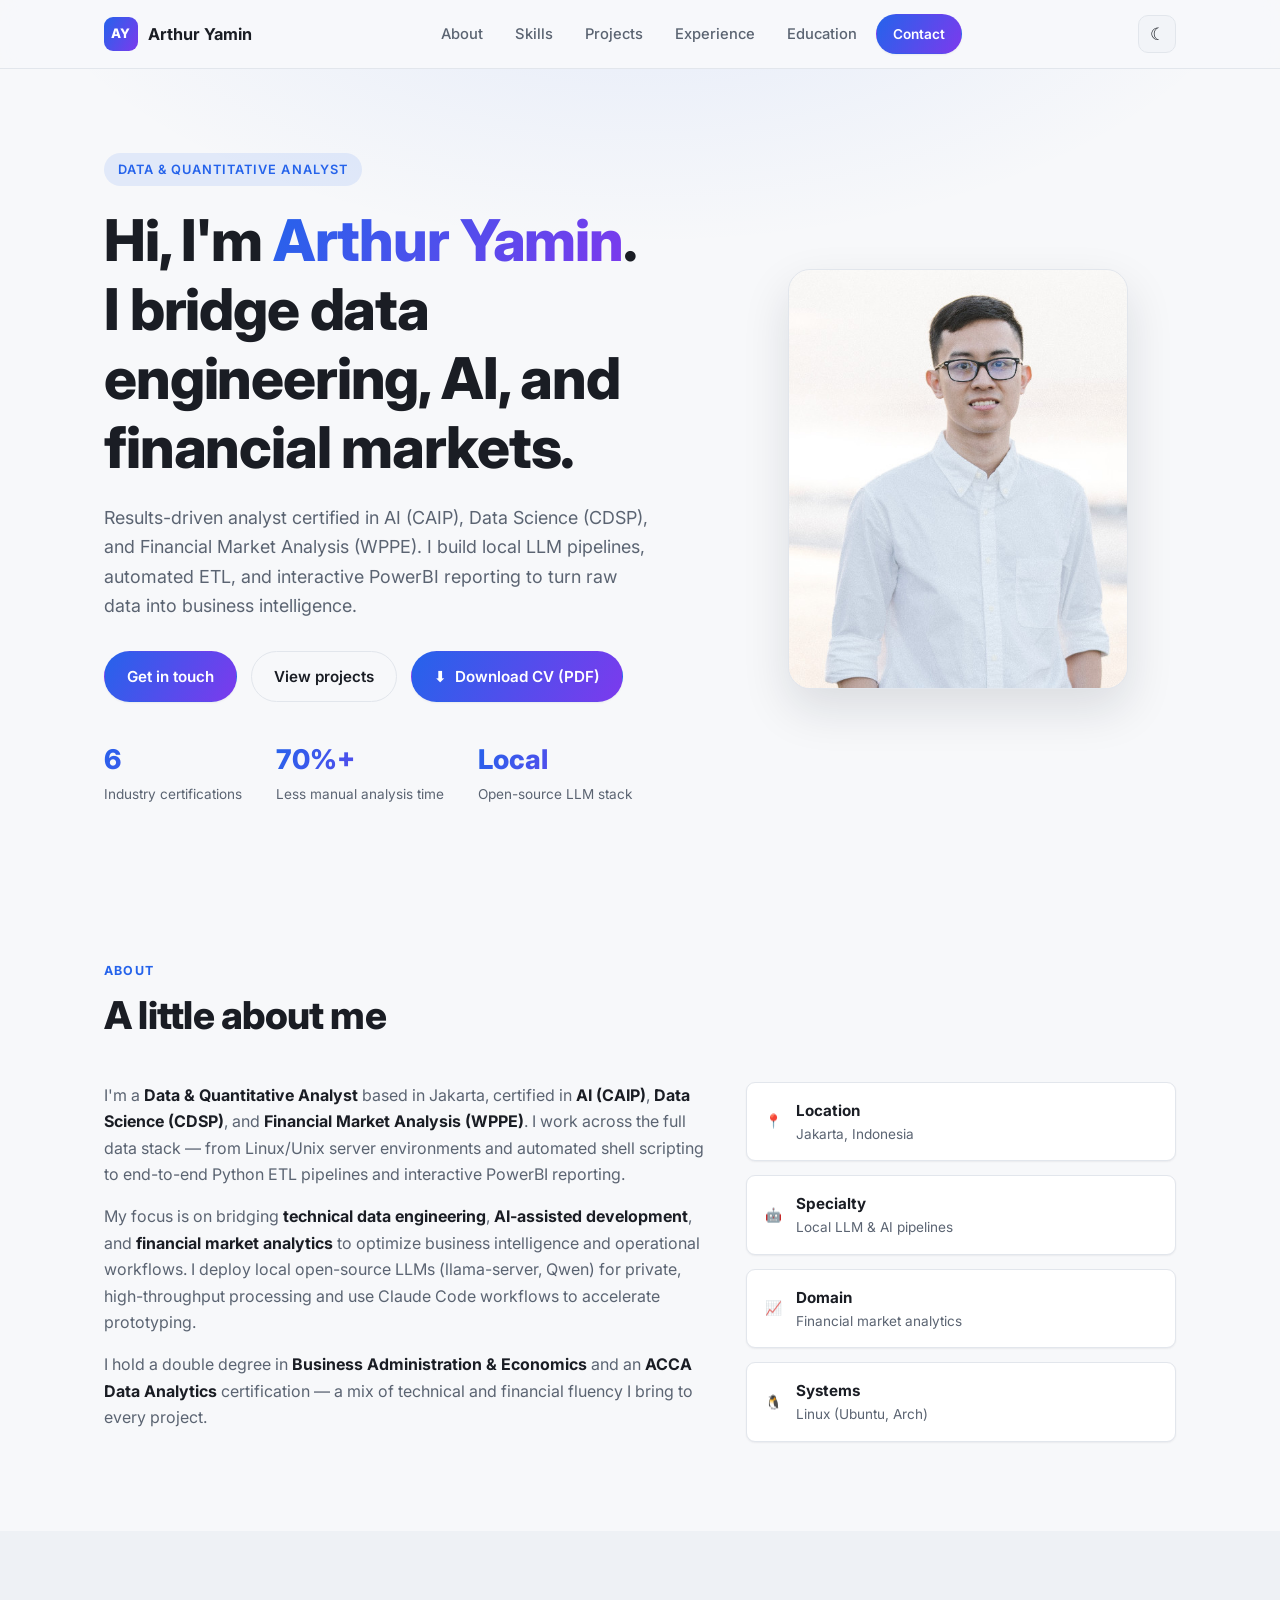
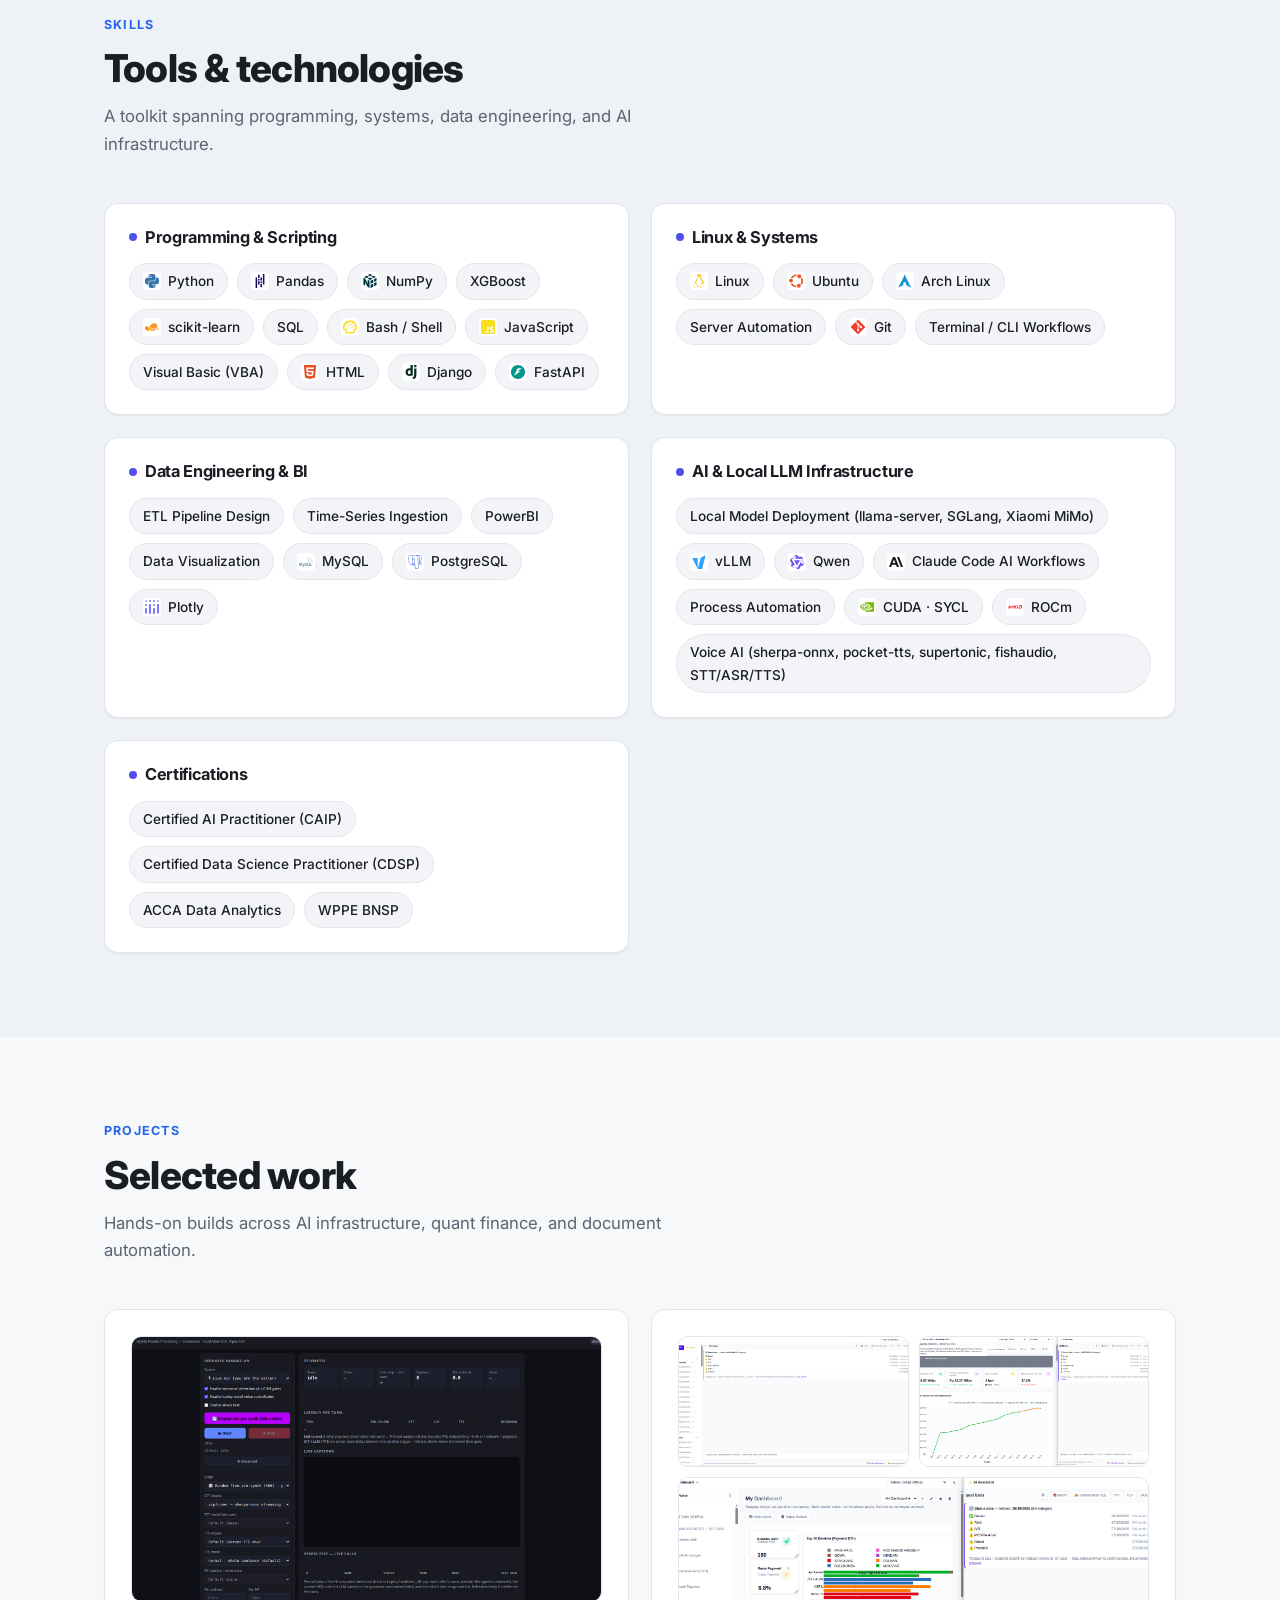
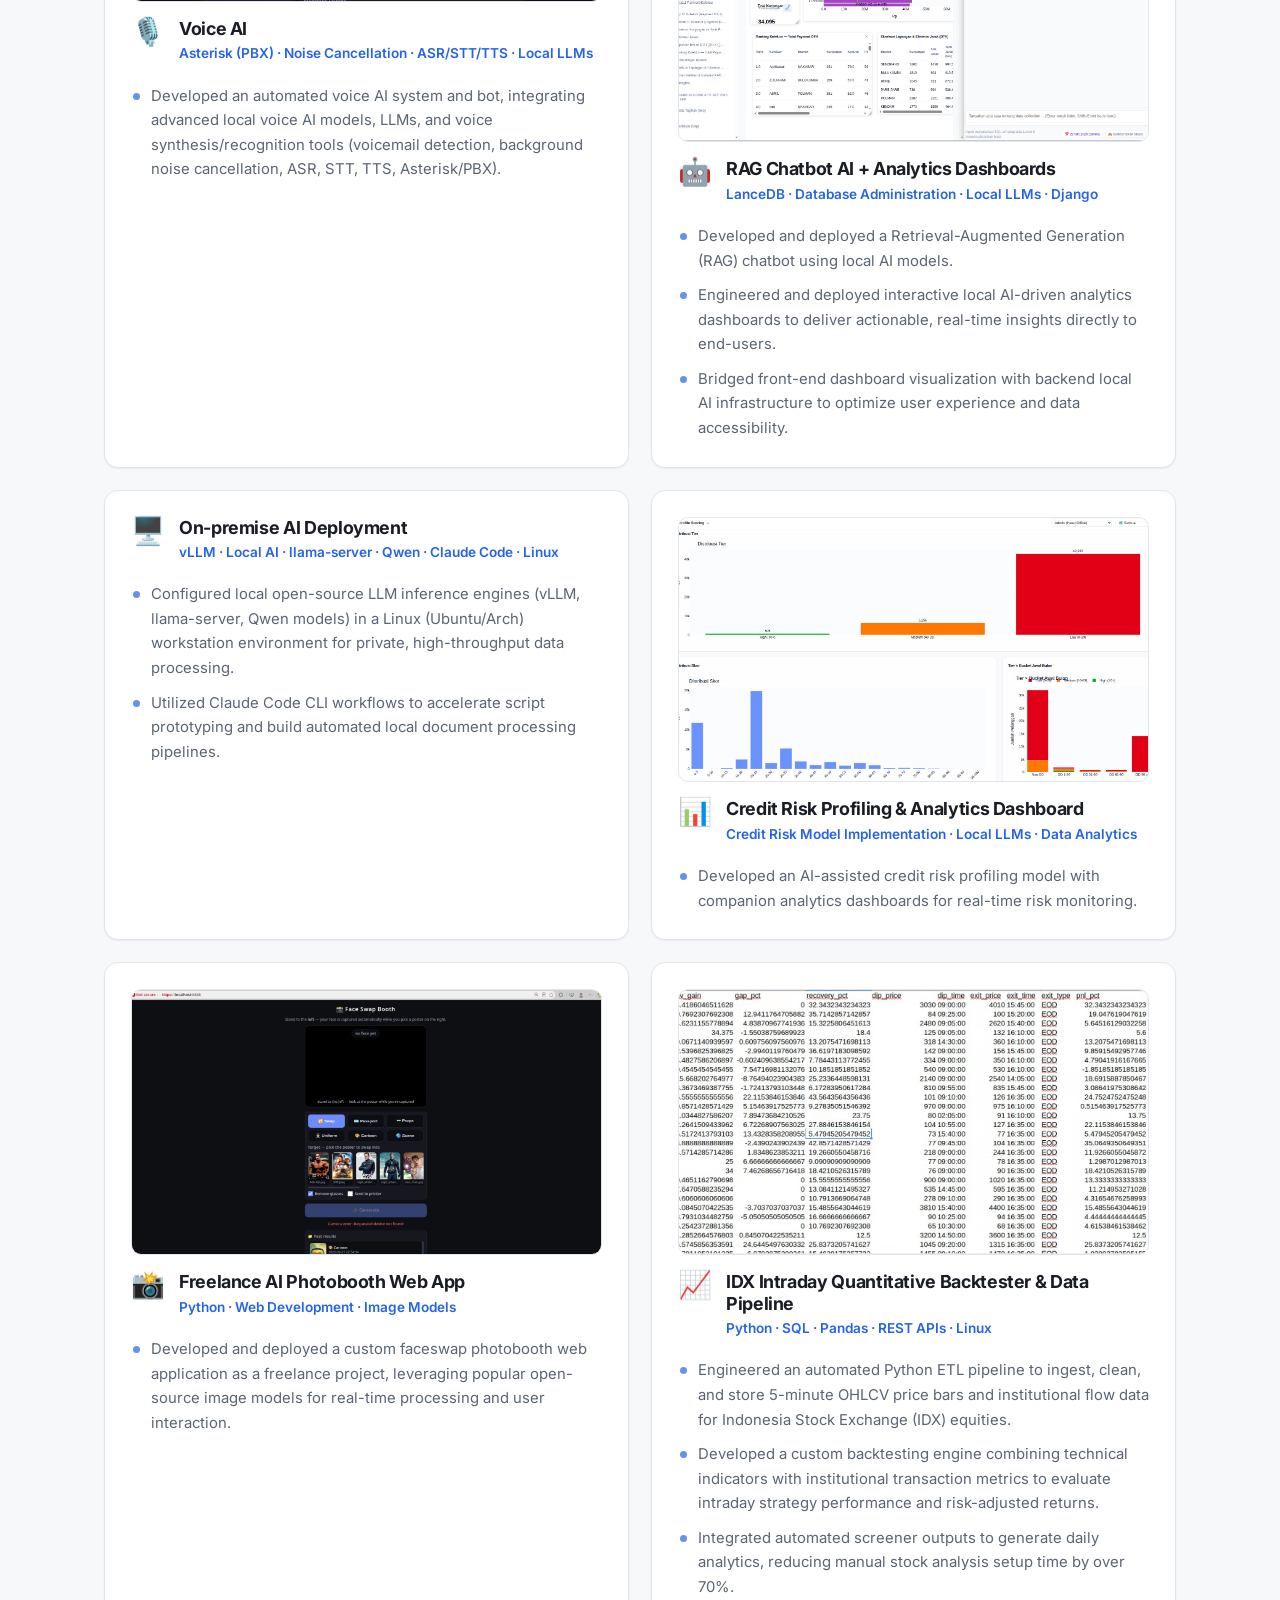
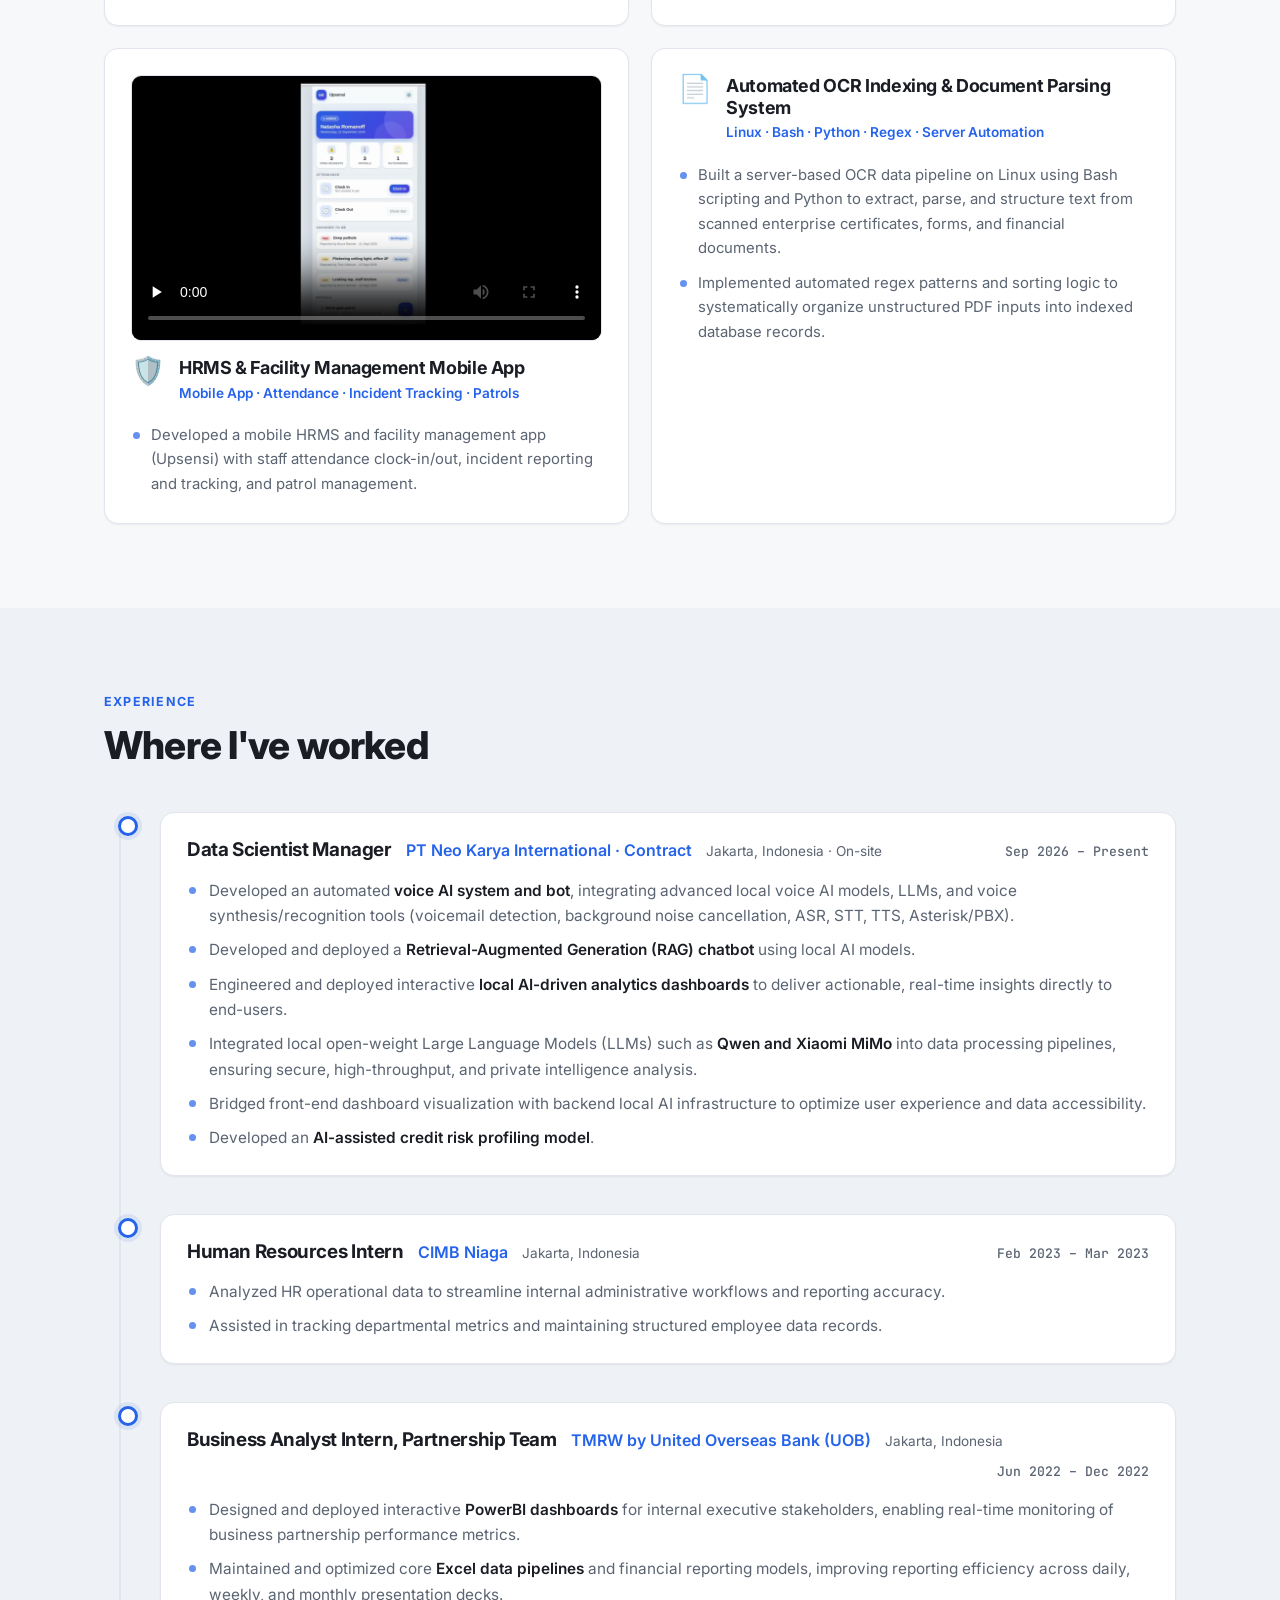
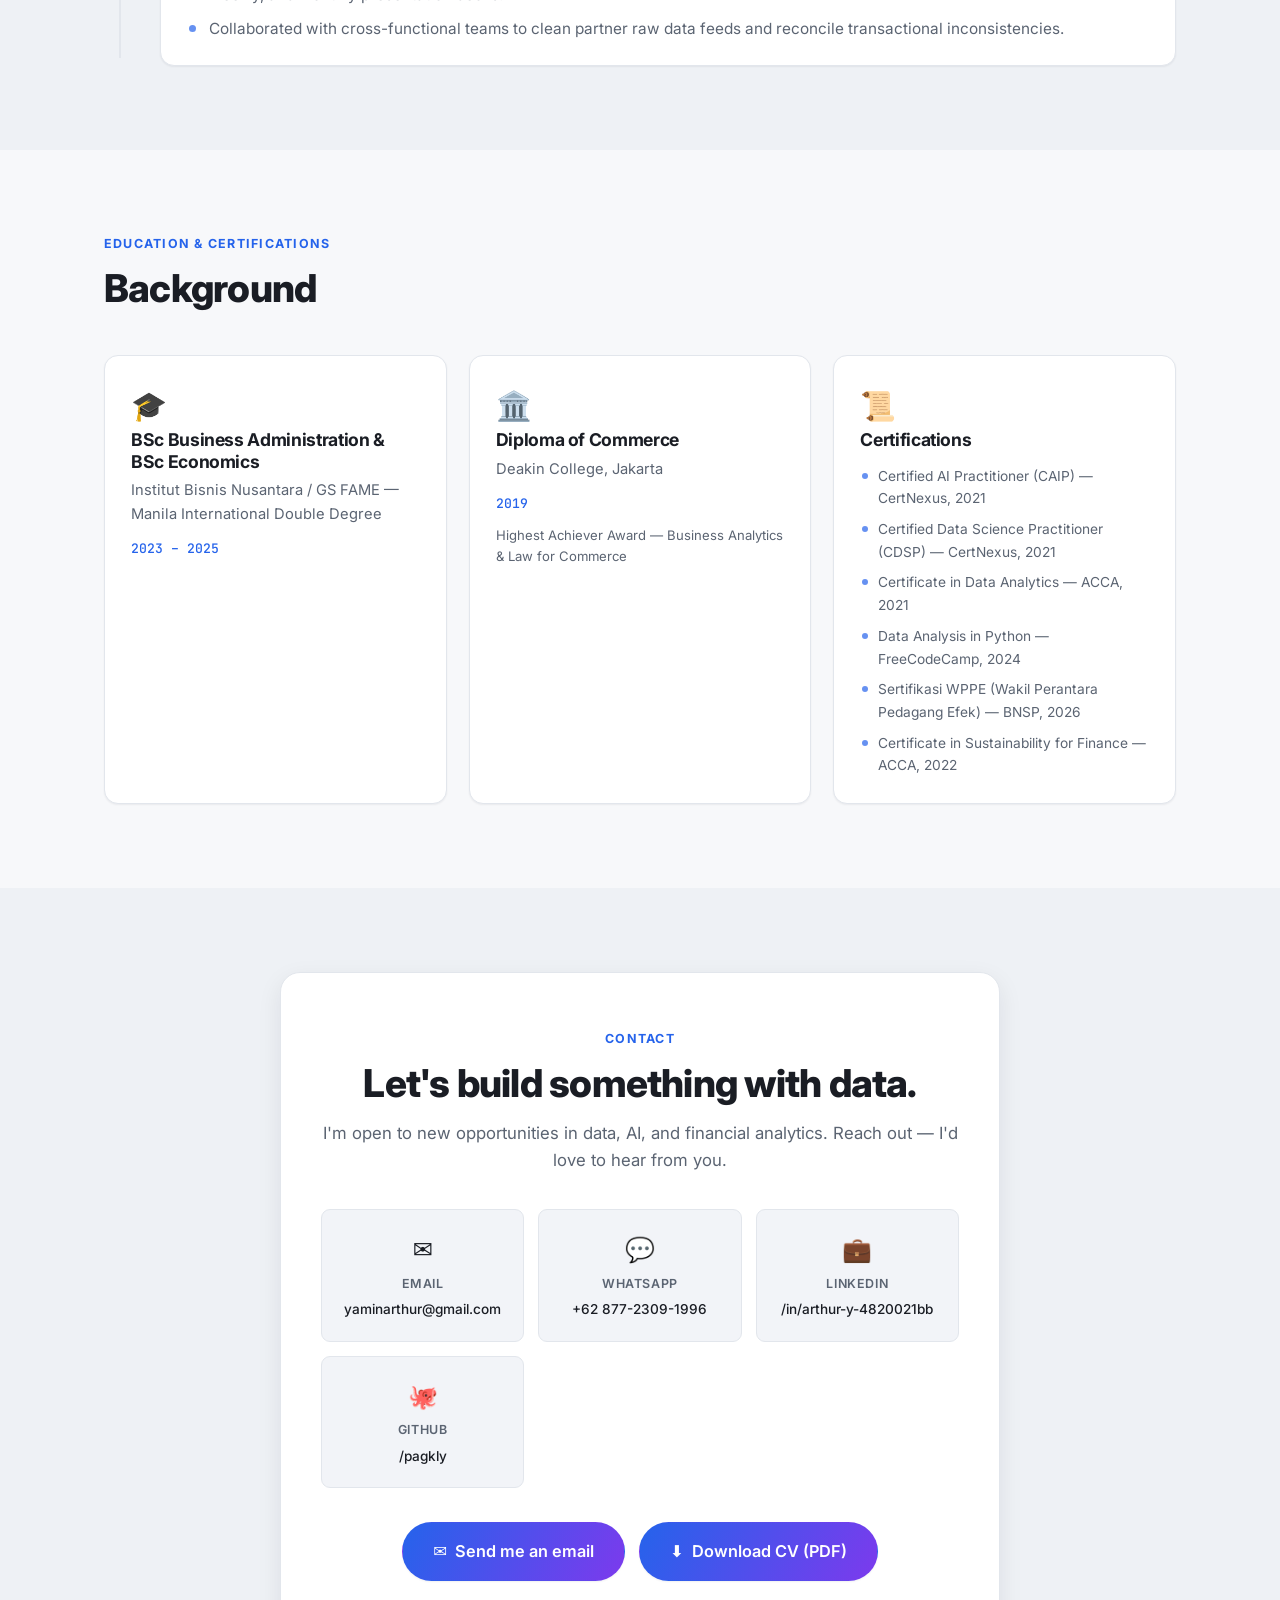
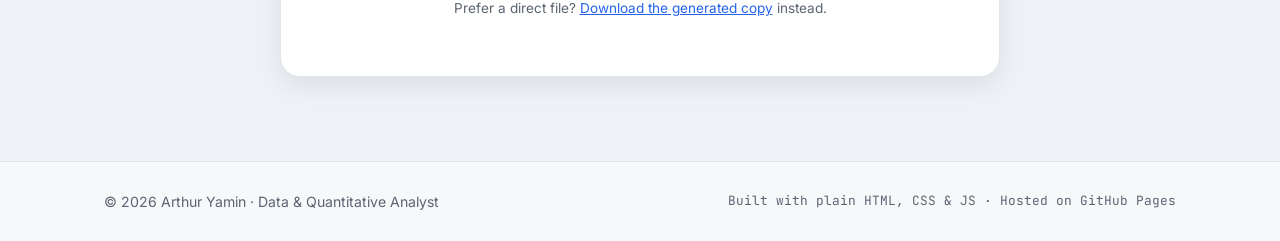
<file: index.html>
<!DOCTYPE html>
<html lang="en">
<head>
  <meta charset="UTF-8" />
  <meta name="viewport" content="width=device-width, initial-scale=1.0" />
  <title>Arthur Yamin — Data &amp; Quantitative Analyst</title>
  <meta name="description" content="Portfolio of Arthur Yamin — Data & Quantitative Analyst. AI/LLM pipelines, financial market analytics, and end-to-end Python ETL in Jakarta, Indonesia." />
  <link rel="preconnect" href="https://fonts.googleapis.com" />
  <link rel="preconnect" href="https://fonts.gstatic.com" crossorigin />
  <link href="https://fonts.googleapis.com/css2?family=Inter:wght@400;500;600;700;800&family=JetBrains+Mono:wght@400;500&display=swap" rel="stylesheet" />
  <link rel="stylesheet" href="css/style.css" />
  <link rel="icon" href="data:image/svg+xml,<svg xmlns='http://www.w3.org/2000/svg' viewBox='0 0 100 100'><text y='.9em' font-size='90'>📊</text></svg>" />
</head>
<body>
  <!-- ============ NAV ============ -->
  <header class="nav" id="top">
    <div class="container nav__inner">
      <a href="#top" class="nav__logo">
        <span class="nav__logo-mark">AY</span>
        <span class="nav__logo-text">Arthur&nbsp;Yamin</span>
      </a>

      <nav class="nav__links" id="navLinks" aria-label="Primary">
        <a href="#about">About</a>
        <a href="#skills">Skills</a>
        <a href="#projects">Projects</a>
        <a href="#experience">Experience</a>
        <a href="#education">Education</a>
        <a href="#contact" class="btn btn--sm btn--primary nav__cta">Contact</a>
      </nav>

      <div class="nav__actions">
        <button class="theme-toggle" id="themeToggle" aria-label="Toggle color theme" title="Toggle theme">
          <span class="theme-toggle__icon" aria-hidden="true">☾</span>
        </button>
        <button class="nav__burger" id="navBurger" aria-label="Open menu" aria-expanded="false" aria-controls="navLinks">
          <span></span><span></span><span></span>
        </button>
      </div>
    </div>
  </header>

  <main>
    <!-- ============ HERO ============ -->
    <section class="hero">
      <div class="container hero__inner">
        <div class="hero__content reveal">
          <p class="hero__eyebrow">Data &amp; Quantitative Analyst</p>
          <h1 class="hero__title">
            Hi, I'm <span class="grad">Arthur Yamin</span>.<br />
            I bridge data engineering, AI, and financial markets.
          </h1>
          <p class="hero__sub">
            Results-driven analyst certified in AI (CAIP), Data Science (CDSP), and Financial
            Market Analysis (WPPE). I build local LLM pipelines, automated ETL, and interactive
            PowerBI reporting to turn raw data into business intelligence.
          </p>

          <div class="hero__cta">
            <a href="#contact" class="btn btn--primary">Get in touch</a>
            <a href="#projects" class="btn btn--ghost">View projects</a>
            <a href="https://docs.google.com/document/d/1Efr1nr32dMFKlPnwMxLf3B7iDU6TPEiP6d2acKMz-24/export?format=pdf" target="_blank" rel="noopener" class="btn btn--primary" title="Download the CV as a PDF (Google Drive)">
              <span aria-hidden="true">⬇</span> Download CV (PDF)
            </a>
          </div>

          <ul class="hero__stats" aria-label="Quick facts">
            <li><strong>6</strong><span>Industry certifications</span></li>
            <li><strong>70%+</strong><span>Less manual analysis time</span></li>
            <li><strong>Local</strong><span>Open-source LLM stack</span></li>
          </ul>
        </div>

        <div class="hero__media reveal">
          <div class="hero__photo-wrap">
            <img class="hero__photo" src="assets/profile.jpg" alt="Portrait of Arthur Yamin" width="502" height="620" />
          </div>
        </div>
      </div>
    </section>

    <!-- ============ ABOUT ============ -->
    <section class="section" id="about">
      <div class="container">
        <div class="section__head reveal">
          <p class="section__eyebrow">About</p>
          <h2 class="section__title">A little about me</h2>
        </div>

        <div class="about">
          <div class="about__text reveal">
            <p>
              I'm a <strong>Data &amp; Quantitative Analyst</strong> based in Jakarta, certified in
              <strong>AI (CAIP)</strong>, <strong>Data Science (CDSP)</strong>, and
              <strong>Financial Market Analysis (WPPE)</strong>. I work across the full data stack —
              from Linux/Unix server environments and automated shell scripting to end-to-end
              Python ETL pipelines and interactive PowerBI reporting.
            </p>
            <p>
              My focus is on bridging <strong>technical data engineering</strong>,
              <strong>AI-assisted development</strong>, and <strong>financial market analytics</strong>
              to optimize business intelligence and operational workflows. I deploy local
              open-source LLMs (llama-server, Qwen) for private, high-throughput processing and use
              Claude Code workflows to accelerate prototyping.
            </p>
            <p>
              I hold a double degree in <strong>Business Administration &amp; Economics</strong> and
              an <strong>ACCA Data Analytics</strong> certification — a mix of technical and
              financial fluency I bring to every project.
            </p>
          </div>

          <aside class="about__facts reveal" aria-label="Key facts">
            <div class="fact">
              <span class="fact__icon" aria-hidden="true">📍</span>
              <div><strong>Location</strong><span>Jakarta, Indonesia</span></div>
            </div>
            <div class="fact">
              <span class="fact__icon" aria-hidden="true">🤖</span>
              <div><strong>Specialty</strong><span>Local LLM &amp; AI pipelines</span></div>
            </div>
            <div class="fact">
              <span class="fact__icon" aria-hidden="true">📈</span>
              <div><strong>Domain</strong><span>Financial market analytics</span></div>
            </div>
            <div class="fact">
              <span class="fact__icon" aria-hidden="true">🐧</span>
              <div><strong>Systems</strong><span>Linux (Ubuntu, Arch)</span></div>
            </div>
          </aside>
        </div>
      </div>
    </section>

    <!-- ============ SKILLS ============ -->
    <section class="section section--alt" id="skills">
      <div class="container">
        <div class="section__head reveal">
          <p class="section__eyebrow">Skills</p>
          <h2 class="section__title">Tools &amp; technologies</h2>
          <p class="section__lead">A toolkit spanning programming, systems, data engineering, and AI infrastructure.</p>
        </div>

        <div class="skills">
          <div class="skill-group reveal">
            <h3 class="skill-group__title">Programming &amp; Scripting</h3>
            <ul class="tags">
              <li><img src="assets/logos/python.svg" alt="" />Python</li>
              <li><img src="assets/logos/pandas.svg" alt="" />Pandas</li>
              <li><img src="assets/logos/numpy.svg" alt="" />NumPy</li>
              <li>XGBoost</li>
              <li><img src="assets/logos/scikitlearn.svg" alt="" />scikit-learn</li>
              <li>SQL</li>
              <li><img src="assets/logos/shell.svg" alt="" />Bash / Shell</li>
              <li><img src="assets/logos/javascript.svg" alt="" />JavaScript</li>
              <li>Visual Basic (VBA)</li>
              <li><img src="assets/logos/html5.svg" alt="" />HTML</li>
              <li><img src="assets/logos/django.svg" alt="" />Django</li>
              <li><img src="assets/logos/fastapi.svg" alt="" />FastAPI</li>
            </ul>
          </div>

          <div class="skill-group reveal">
            <h3 class="skill-group__title">Linux &amp; Systems</h3>
            <ul class="tags">
              <li><img src="assets/logos/linux.svg" alt="" />Linux</li>
              <li><img src="assets/logos/ubuntu.svg" alt="" />Ubuntu</li>
              <li><img src="assets/logos/archlinux.svg" alt="" />Arch Linux</li>
              <li>Server Automation</li>
              <li><img src="assets/logos/git.svg" alt="" />Git</li>
              <li>Terminal / CLI Workflows</li>
            </ul>
          </div>

          <div class="skill-group reveal">
            <h3 class="skill-group__title">Data Engineering &amp; BI</h3>
            <ul class="tags">
              <li>ETL Pipeline Design</li>
              <li>Time-Series Ingestion</li>
              <li>PowerBI</li>
              <li>Data Visualization</li>
              <li><img src="assets/logos/mysql.svg" alt="" />MySQL</li>
              <li><img src="assets/logos/postgresql.svg" alt="" />PostgreSQL</li>
              <li><img src="assets/logos/plotly.svg" alt="" />Plotly</li>
            </ul>
          </div>

          <div class="skill-group reveal">
            <h3 class="skill-group__title">AI &amp; Local LLM Infrastructure</h3>
            <ul class="tags">
              <li>Local Model Deployment (llama-server, SGLang, Xiaomi MiMo)</li>
              <li><img src="assets/logos/vllm.svg" alt="" />vLLM</li>
              <li><img src="assets/logos/qwen.svg" alt="" />Qwen</li>
              <li><img src="assets/logos/anthropic.svg" alt="" />Claude Code AI Workflows</li>
              <li>Process Automation</li>
              <li><img src="assets/logos/nvidia.svg" alt="" />CUDA · SYCL</li>
              <li><img src="assets/logos/amd.svg" alt="" />ROCm</li>
              <li>Voice AI (sherpa-onnx, pocket-tts, supertonic, fishaudio, STT/ASR/TTS)</li>
            </ul>
          </div>

          <div class="skill-group reveal">
            <h3 class="skill-group__title">Certifications</h3>
            <ul class="tags">
              <li>Certified AI Practitioner (CAIP)</li><li>Certified Data Science Practitioner (CDSP)</li>
              <li>ACCA Data Analytics</li><li>WPPE BNSP</li>
            </ul>
          </div>
        </div>
      </div>
    </section>

    <!-- ============ PROJECTS ============ -->
    <section class="section" id="projects">
      <div class="container">
        <div class="section__head reveal">
          <p class="section__eyebrow">Projects</p>
          <h2 class="section__title">Selected work</h2>
          <p class="section__lead">Hands-on builds across AI infrastructure, quant finance, and document automation.</p>
        </div>

        <div class="projects">
          <article class="project-card reveal">
            <div class="project-card__shots project-card__shots--single">
              <a class="shot" href="assets/screenshots/voice.jpg">
                <img src="assets/screenshots/voice.jpg" alt="Voice AI call simulator — scenario controls, per-turn latency telemetry, and live captions" loading="lazy" />
              </a>
            </div>
            <div class="project-card__top">
              <span class="project-card__icon" aria-hidden="true">🎙️</span>
              <div>
                <h3 class="project-card__title">Voice AI</h3>
                <span class="project-card__org">Asterisk (PBX) · Noise Cancellation · ASR/STT/TTS · Local LLMs</span>
              </div>
            </div>
            <ul class="project-card__points">
              <li>Developed an automated voice AI system and bot, integrating advanced local voice AI models, LLMs, and voice synthesis/recognition tools (voicemail detection, background noise cancellation, ASR, STT, TTS, Asterisk/PBX).</li>
            </ul>
          </article>

          <article class="project-card reveal">
            <div class="project-card__shots">
              <a class="shot" href="assets/screenshots/chat.jpg">
                <img src="assets/screenshots/chat.jpg" alt="RAG chatbot — natural-language data queries with session history and data status panel" loading="lazy" />
              </a>
              <a class="shot" href="assets/screenshots/dashboard.jpg">
                <img src="assets/screenshots/dashboard.jpg" alt="AI-driven projection dashboard with KPI cards, charts, and embedded AI assistant" loading="lazy" />
              </a>
              <a class="shot shot--wide" href="assets/screenshots/dashboard_custom.jpg">
                <img src="assets/screenshots/dashboard_custom.jpg" alt="Drag-and-drop custom dashboard builder with KPI widgets and live tables" loading="lazy" />
              </a>
            </div>
            <div class="project-card__top">
              <span class="project-card__icon" aria-hidden="true">🤖</span>
              <div>
                <h3 class="project-card__title">RAG Chatbot AI + Analytics Dashboards</h3>
                <span class="project-card__org">LanceDB · Database Administration · Local LLMs · Django</span>
              </div>
            </div>
            <ul class="project-card__points">
              <li>Developed and deployed a Retrieval-Augmented Generation (RAG) chatbot using local AI models.</li>
              <li>Engineered and deployed interactive local AI-driven analytics dashboards to deliver actionable, real-time insights directly to end-users.</li>
              <li>Bridged front-end dashboard visualization with backend local AI infrastructure to optimize user experience and data accessibility.</li>
            </ul>
          </article>

          <article class="project-card reveal">
            <div class="project-card__top">
              <span class="project-card__icon" aria-hidden="true">🖥️</span>
              <div>
                <h3 class="project-card__title">On-premise AI Deployment</h3>
                <span class="project-card__org">vLLM · Local AI · llama-server · Qwen · Claude Code · Linux</span>
              </div>
            </div>
            <ul class="project-card__points">
              <li>Configured local open-source LLM inference engines (vLLM, llama-server, Qwen models) in a Linux (Ubuntu/Arch) workstation environment for private, high-throughput data processing.</li>
              <li>Utilized Claude Code CLI workflows to accelerate script prototyping and build automated local document processing pipelines.</li>
            </ul>
          </article>

          <article class="project-card reveal">
            <div class="project-card__shots project-card__shots--single">
              <a class="shot" href="assets/screenshots/credit_scoring_profiling.jpg">
                <img src="assets/screenshots/credit_scoring_profiling.jpg" alt="Profile Scoring dashboard — customer tier distribution and score analytics" loading="lazy" />
              </a>
            </div>
            <div class="project-card__top">
              <span class="project-card__icon" aria-hidden="true">📊</span>
              <div>
                <h3 class="project-card__title">Credit Risk Profiling &amp; Analytics Dashboard</h3>
                <span class="project-card__org">Credit Risk Model Implementation · Local LLMs · Data Analytics</span>
              </div>
            </div>
            <ul class="project-card__points">
              <li>Developed an AI-assisted credit risk profiling model with companion analytics dashboards for real-time risk monitoring.</li>
            </ul>
          </article>

          <article class="project-card reveal">
            <div class="project-card__shots project-card__shots--single">
              <a class="shot" href="assets/screenshots/photobooth.jpeg">
                <img src="assets/screenshots/photobooth.jpeg" alt="Face Swap Booth — live camera capture with poster targets and style presets" loading="lazy" />
              </a>
            </div>
            <div class="project-card__top">
              <span class="project-card__icon" aria-hidden="true">📸</span>
              <div>
                <h3 class="project-card__title">Freelance AI Photobooth Web App</h3>
                <span class="project-card__org">Python · Web Development · Image Models</span>
              </div>
            </div>
            <ul class="project-card__points">
              <li>Developed and deployed a custom faceswap photobooth web application as a freelance project, leveraging popular open-source image models for real-time processing and user interaction.</li>
            </ul>
          </article>

          <article class="project-card reveal">
            <div class="project-card__shots project-card__shots--single">
              <a class="shot" href="assets/screenshots/idx_backtest.jpg">
                <img src="assets/screenshots/idx_backtest.jpg" alt="Intraday backtest results — per-trade P&amp;L, exit timing, and net returns" loading="lazy" />
              </a>
            </div>
            <div class="project-card__top">
              <span class="project-card__icon" aria-hidden="true">📈</span>
              <div>
                <h3 class="project-card__title">IDX Intraday Quantitative Backtester &amp; Data Pipeline</h3>
                <span class="project-card__org">Python · SQL · Pandas · REST APIs · Linux</span>
              </div>
            </div>
            <ul class="project-card__points">
              <li>Engineered an automated Python ETL pipeline to ingest, clean, and store 5-minute OHLCV price bars and institutional flow data for Indonesia Stock Exchange (IDX) equities.</li>
              <li>Developed a custom backtesting engine combining technical indicators with institutional transaction metrics to evaluate intraday strategy performance and risk-adjusted returns.</li>
              <li>Integrated automated screener outputs to generate daily analytics, reducing manual stock analysis setup time by over 70%.</li>
            </ul>
          </article>

          <article class="project-card reveal">
            <div class="project-card__shots project-card__shots--single">
              <div class="shot shot--video">
                <video controls preload="none" poster="assets/screenshots/hrms_poster.jpg">
                  <source src="assets/screenshots/UI_HRMS.mp4" type="video/mp4" />
                </video>
              </div>
            </div>
            <div class="project-card__top">
              <span class="project-card__icon" aria-hidden="true">🛡️</span>
              <div>
                <h3 class="project-card__title">HRMS &amp; Facility Management Mobile App</h3>
                <span class="project-card__org">Mobile App · Attendance · Incident Tracking · Patrols</span>
              </div>
            </div>
            <ul class="project-card__points">
              <li>Developed a mobile HRMS and facility management app (Upsensi) with staff attendance clock-in/out, incident reporting and tracking, and patrol management.</li>
            </ul>
          </article>

          <article class="project-card reveal">
            <div class="project-card__top">
              <span class="project-card__icon" aria-hidden="true">📄</span>
              <div>
                <h3 class="project-card__title">Automated OCR Indexing &amp; Document Parsing System</h3>
                <span class="project-card__org">Linux · Bash · Python · Regex · Server Automation</span>
              </div>
            </div>
            <ul class="project-card__points">
              <li>Built a server-based OCR data pipeline on Linux using Bash scripting and Python to extract, parse, and structure text from scanned enterprise certificates, forms, and financial documents.</li>
              <li>Implemented automated regex patterns and sorting logic to systematically organize unstructured PDF inputs into indexed database records.</li>
            </ul>
          </article>
        </div>
      </div>
    </section>

    <!-- ============ EXPERIENCE ============ -->
    <section class="section section--alt" id="experience">
      <div class="container">
        <div class="section__head reveal">
          <p class="section__eyebrow">Experience</p>
          <h2 class="section__title">Where I've worked</h2>
        </div>

        <div class="timeline">
          <!-- PT Neo Karya -->
          <article class="timeline__item reveal">
            <div class="timeline__marker" aria-hidden="true"></div>
            <div class="timeline__body">
              <div class="timeline__meta">
                <h3 class="timeline__role">Data Scientist Manager</h3>
                <span class="timeline__company">PT Neo Karya International · Contract</span>
                <span class="timeline__loc">Jakarta, Indonesia · On-site</span>
                <span class="timeline__date">Sep 2026 – Present</span>
              </div>
              <ul class="timeline__points">
                <li>Developed an automated <strong>voice AI system and bot</strong>, integrating advanced local voice AI models, LLMs, and voice synthesis/recognition tools (voicemail detection, background noise cancellation, ASR, STT, TTS, Asterisk/PBX).</li>
                <li>Developed and deployed a <strong>Retrieval-Augmented Generation (RAG) chatbot</strong> using local AI models.</li>
                <li>Engineered and deployed interactive <strong>local AI-driven analytics dashboards</strong> to deliver actionable, real-time insights directly to end-users.</li>
                <li>Integrated local open-weight Large Language Models (LLMs) such as <strong>Qwen and Xiaomi MiMo</strong> into data processing pipelines, ensuring secure, high-throughput, and private intelligence analysis.</li>
                <li>Bridged front-end dashboard visualization with backend local AI infrastructure to optimize user experience and data accessibility.</li>
                <li>Developed an <strong>AI-assisted credit risk profiling model</strong>.</li>
              </ul>
            </div>
          </article>

          <!-- CIMB Niaga -->
          <article class="timeline__item reveal">
            <div class="timeline__marker" aria-hidden="true"></div>
            <div class="timeline__body">
              <div class="timeline__meta">
                <h3 class="timeline__role">Human Resources Intern</h3>
                <span class="timeline__company">CIMB Niaga</span>
                <span class="timeline__loc">Jakarta, Indonesia</span>
                <span class="timeline__date">Feb 2023 – Mar 2023</span>
              </div>
              <ul class="timeline__points">
                <li>Analyzed HR operational data to streamline internal administrative workflows and reporting accuracy.</li>
                <li>Assisted in tracking departmental metrics and maintaining structured employee data records.</li>
              </ul>
            </div>
          </article>

          <!-- TMRW by UOB -->
          <article class="timeline__item reveal">
            <div class="timeline__marker" aria-hidden="true"></div>
            <div class="timeline__body">
              <div class="timeline__meta">
                <h3 class="timeline__role">Business Analyst Intern, Partnership Team</h3>
                <span class="timeline__company">TMRW by United Overseas Bank (UOB)</span>
                <span class="timeline__loc">Jakarta, Indonesia</span>
                <span class="timeline__date">Jun 2022 – Dec 2022</span>
              </div>
              <ul class="timeline__points">
                <li>Designed and deployed interactive <strong>PowerBI dashboards</strong> for internal executive stakeholders, enabling real-time monitoring of business partnership performance metrics.</li>
                <li>Maintained and optimized core <strong>Excel data pipelines</strong> and financial reporting models, improving reporting efficiency across daily, weekly, and monthly presentation decks.</li>
                <li>Collaborated with cross-functional teams to clean partner raw data feeds and reconcile transactional inconsistencies.</li>
              </ul>
            </div>
          </article>
        </div>
      </div>
    </section>

    <!-- ============ EDUCATION ============ -->
    <section class="section" id="education">
      <div class="container">
        <div class="section__head reveal">
          <p class="section__eyebrow">Education &amp; Certifications</p>
          <h2 class="section__title">Background</h2>
        </div>

        <div class="edu-grid">
          <div class="edu-card reveal">
            <span class="edu-card__icon" aria-hidden="true">🎓</span>
            <h3 class="edu-card__title">BSc Business Administration &amp; BSc Economics</h3>
            <p class="edu-card__org">Institut Bisnis Nusantara / GS FAME — Manila International Double Degree</p>
            <p class="edu-card__year">2023 – 2025</p>
          </div>

          <div class="edu-card reveal">
            <span class="edu-card__icon" aria-hidden="true">🏛️</span>
            <h3 class="edu-card__title">Diploma of Commerce</h3>
            <p class="edu-card__org">Deakin College, Jakarta</p>
            <p class="edu-card__year">2019</p>
            <p class="edu-card__note">Highest Achiever Award — Business Analytics &amp; Law for Commerce</p>
          </div>

          <div class="edu-card edu-card--certs reveal">
            <span class="edu-card__icon" aria-hidden="true">📜</span>
            <h3 class="edu-card__title">Certifications</h3>
            <ul class="edu-card__list">
              <li>Certified AI Practitioner (CAIP) — CertNexus, 2021</li>
              <li>Certified Data Science Practitioner (CDSP) — CertNexus, 2021</li>
              <li>Certificate in Data Analytics — ACCA, 2021</li>
              <li>Data Analysis in Python — FreeCodeCamp, 2024</li>
              <li>Sertifikasi WPPE (Wakil Perantara Pedagang Efek) — BNSP, 2026</li>
              <li>Certificate in Sustainability for Finance — ACCA, 2022</li>
            </ul>
          </div>
        </div>
      </div>
    </section>

    <!-- ============ CONTACT ============ -->
    <section class="section section--contact" id="contact">
      <div class="container contact">
        <div class="contact__inner reveal">
          <p class="section__eyebrow">Contact</p>
          <h2 class="section__title">Let's build something with data.</h2>
          <p class="contact__lead">
            I'm open to new opportunities in data, AI, and financial analytics. Reach out — I'd love to hear from you.
          </p>

          <div class="contact__links">
            <a class="contact__link" href="mailto:yaminarthur@gmail.com">
              <span class="contact__link-icon" aria-hidden="true">✉️</span>
              <span class="contact__link-label">Email</span>
              <span class="contact__link-value">yaminarthur@gmail.com</span>
            </a>
            <a class="contact__link" href="https://wa.me/6287723091996" target="_blank" rel="noopener" aria-label="Chat on WhatsApp">
              <span class="contact__link-icon" aria-hidden="true">💬</span>
              <span class="contact__link-label">WhatsApp</span>
              <span class="contact__link-value">+62 877-2309-1996</span>
            </a>
            <a class="contact__link" href="https://www.linkedin.com/in/arthur-y-4820021bb/" target="_blank" rel="noopener">
              <span class="contact__link-icon" aria-hidden="true">💼</span>
              <span class="contact__link-label">LinkedIn</span>
              <span class="contact__link-value">/in/arthur-y-4820021bb</span>
            </a>
            <a class="contact__link" href="https://github.com/pagkly" target="_blank" rel="noopener">
              <span class="contact__link-icon" aria-hidden="true">🐙</span>
              <span class="contact__link-label">GitHub</span>
              <span class="contact__link-value">/pagkly</span>
            </a>
          </div>

          <div class="contact__actions">
            <a href="mailto:yaminarthur@gmail.com" class="btn btn--primary btn--lg">
              <span aria-hidden="true">✉️</span> Send me an email
            </a>
            <a href="https://docs.google.com/document/d/1Efr1nr32dMFKlPnwMxLf3B7iDU6TPEiP6d2acKMz-24/export?format=pdf" target="_blank" rel="noopener" class="btn btn--primary btn--lg" title="Download the CV as a PDF (Google Drive)">
              <span aria-hidden="true">⬇</span> Download CV (PDF)
            </a>
          </div>
          <p class="contact__fallback">
            Prefer a direct file? <a href="cv.pdf" download>Download the generated copy</a> instead.
          </p>
        </div>
      </div>
    </section>
  </main>

  <!-- ============ FOOTER ============ -->
  <footer class="footer">
    <div class="container footer__inner">
      <p>© <span id="year"></span> Arthur Yamin · Data &amp; Quantitative Analyst</p>
      <p class="footer__note">Built with plain HTML, CSS &amp; JS · Hosted on GitHub Pages</p>
    </div>
  </footer>

  <script src="js/main.js"></script>
</body>
</html>
</file>
<file: css/style.css>
/* ============================================================
   Arthur Yamin — Portfolio
   Plain CSS, light + dark themes, responsive
   ============================================================ */

/* ---------- Design tokens ---------- */
:root {
  --bg: #f7f8fa;
  --bg-alt: #eef1f5;
  --surface: #ffffff;
  --surface-2: #f2f4f8;
  --text: #1a1d24;
  --text-muted: #5b6472;
  --border: #e2e6ec;
  --accent: #2563eb;
  --accent-2: #7c3aed;
  --accent-soft: rgba(37, 99, 235, 0.10);
  --shadow-sm: 0 1px 2px rgba(16, 24, 40, 0.06);
  --shadow-md: 0 8px 24px rgba(16, 24, 40, 0.08);
  --shadow-lg: 0 20px 48px rgba(16, 24, 40, 0.12);
  --radius: 14px;
  --radius-sm: 9px;
  --maxw: 1120px;
  --nav-h: 68px;
  --grad: linear-gradient(120deg, var(--accent), var(--accent-2));
  --font-sans: "Inter", system-ui, -apple-system, Segoe UI, Roboto, sans-serif;
  --font-mono: "JetBrains Mono", ui-monospace, SFMono-Regular, Menlo, monospace;
}

[data-theme="dark"] {
  --bg: #0d1017;
  --bg-alt: #11151d;
  --surface: #161b25;
  --surface-2: #1b212d;
  --text: #e8ecf3;
  --text-muted: #98a2b3;
  --border: #262d3a;
  --accent: #4f8bff;
  --accent-2: #a78bfa;
  --accent-soft: rgba(79, 139, 255, 0.14);
  --shadow-sm: 0 1px 2px rgba(0, 0, 0, 0.4);
  --shadow-md: 0 8px 24px rgba(0, 0, 0, 0.45);
  --shadow-lg: 0 20px 48px rgba(0, 0, 0, 0.55);
}

/* ---------- Reset / base ---------- */
*, *::before, *::after { box-sizing: border-box; }
* { margin: 0; }

html { scroll-behavior: smooth; scroll-padding-top: calc(var(--nav-h) + 12px); }

body {
  font-family: var(--font-sans);
  background: var(--bg);
  color: var(--text);
  line-height: 1.65;
  -webkit-font-smoothing: antialiased;
  text-rendering: optimizeLegibility;
  transition: background 0.3s ease, color 0.3s ease;
}

img, svg { display: block; max-width: 100%; }
a { color: inherit; text-decoration: none; }
ul { list-style: none; padding: 0; }
h1, h2, h3 { line-height: 1.2; font-weight: 700; letter-spacing: -0.02em; }

.container { width: 100%; max-width: var(--maxw); margin-inline: auto; padding-inline: 24px; }

/* ---------- Buttons ---------- */
.btn {
  display: inline-flex; align-items: center; justify-content: center; gap: 8px;
  padding: 12px 22px; border-radius: 999px; font-weight: 600; font-size: 0.95rem;
  border: 1px solid transparent; cursor: pointer; transition: transform 0.15s ease, box-shadow 0.2s ease, background 0.2s ease, border-color 0.2s ease;
  white-space: nowrap;
}
.btn:active { transform: translateY(1px); }
.btn--primary { background: var(--grad); color: #fff; box-shadow: var(--shadow-sm); }
.btn--primary:hover { box-shadow: var(--shadow-md); transform: translateY(-1px); }
.btn--ghost { background: transparent; color: var(--text); border-color: var(--border); }
.btn--ghost:hover { border-color: var(--accent); color: var(--accent); }
.btn--sm { padding: 8px 16px; font-size: 0.85rem; }
.btn--lg { padding: 15px 30px; font-size: 1.02rem; }

/* ---------- Nav ---------- */
.nav {
  position: sticky; top: 0; z-index: 50;
  background: color-mix(in srgb, var(--bg) 82%, transparent);
  backdrop-filter: saturate(180%) blur(12px);
  border-bottom: 1px solid var(--border);
}
.nav__inner { display: flex; align-items: center; justify-content: space-between; height: var(--nav-h); gap: 16px; }
.nav__logo { display: inline-flex; align-items: center; gap: 10px; font-weight: 700; }
.nav__logo-mark {
  display: grid; place-items: center; width: 34px; height: 34px; border-radius: 9px;
  background: var(--grad); color: #fff; font-size: 0.82rem; font-weight: 800; letter-spacing: 0.02em;
}
.nav__logo-text { font-size: 1.02rem; }
.nav__links { display: flex; align-items: center; gap: 6px; }
.nav__links a:not(.btn) {
  padding: 8px 13px; border-radius: 8px; font-size: 0.92rem; font-weight: 500; color: var(--text-muted);
  transition: color 0.18s ease, background 0.18s ease;
}
.nav__links a:not(.btn):hover { color: var(--text); background: var(--surface-2); }
.nav__actions { display: flex; align-items: center; gap: 10px; }

.theme-toggle {
  display: grid; place-items: center; width: 38px; height: 38px; border-radius: 10px;
  background: var(--surface-2); border: 1px solid var(--border); color: var(--text);
  font-size: 1.05rem; cursor: pointer; transition: transform 0.2s ease, border-color 0.2s ease;
}
.theme-toggle:hover { transform: rotate(-12deg); border-color: var(--accent); }

.nav__burger { display: none; flex-direction: column; gap: 4px; background: none; border: 0; cursor: pointer; padding: 8px; }
.nav__burger span { width: 22px; height: 2px; background: var(--text); border-radius: 2px; transition: transform 0.25s ease, opacity 0.2s ease; }
.nav__burger[aria-expanded="true"] span:nth-child(1) { transform: translateY(6px) rotate(45deg); }
.nav__burger[aria-expanded="true"] span:nth-child(2) { opacity: 0; }
.nav__burger[aria-expanded="true"] span:nth-child(3) { transform: translateY(-6px) rotate(-45deg); }

/* ---------- Hero ---------- */
.hero { position: relative; overflow: hidden; padding: 84px 0 72px; }
.hero::before {
  content: ""; position: absolute; inset: -20% -10% auto -10%; height: 60%;
  background: radial-gradient(60% 100% at 50% 0%, var(--accent-soft), transparent 70%);
  pointer-events: none;
}
.hero__inner { position: relative; display: grid; grid-template-columns: 1.15fr 0.85fr; gap: 48px; align-items: center; }
.hero__eyebrow {
  display: inline-block; font-size: 0.8rem; font-weight: 600; letter-spacing: 0.08em; text-transform: uppercase;
  color: var(--accent); background: var(--accent-soft); padding: 6px 14px; border-radius: 999px; margin-bottom: 20px;
}
.hero__title { font-size: clamp(2.3rem, 5vw, 3.6rem); font-weight: 800; margin-bottom: 20px; }
.grad { background: var(--grad); -webkit-background-clip: text; background-clip: text; color: transparent; }
.hero__sub { font-size: 1.12rem; color: var(--text-muted); max-width: 34rem; margin-bottom: 30px; }
.hero__cta { display: flex; flex-wrap: wrap; gap: 14px; margin-bottom: 36px; }

.hero__stats { display: flex; gap: 34px; flex-wrap: wrap; }
.hero__stats li { display: flex; flex-direction: column; }
.hero__stats strong { font-size: 1.7rem; font-weight: 800; background: var(--grad); -webkit-background-clip: text; background-clip: text; color: transparent; }
.hero__stats span { font-size: 0.85rem; color: var(--text-muted); }

/* Hero media / profile photo */
.hero__media { display: flex; justify-content: center; }
.hero__photo-wrap {
  position: relative; width: min(340px, 80%); aspect-ratio: 502 / 620;
  border-radius: calc(var(--radius) + 8px); overflow: hidden;
  border: 1px solid var(--border); box-shadow: var(--shadow-lg);
  background: var(--surface-2);
}
.hero__photo-wrap::before {
  content: ""; position: absolute; inset: -3px; z-index: -1;
  background: var(--grad); border-radius: calc(var(--radius) + 10px);
  filter: blur(18px); opacity: 0.35;
}
.hero__photo { width: 100%; height: 100%; object-fit: cover; object-position: center top; display: block; }

/* ---------- Sections ---------- */
.section { padding: 84px 0; }
.section--alt { background: var(--bg-alt); }
.section__head { max-width: 640px; margin-bottom: 44px; }
.section__eyebrow { font-size: 0.78rem; font-weight: 700; letter-spacing: 0.1em; text-transform: uppercase; color: var(--accent); margin-bottom: 10px; }
.section__title { font-size: clamp(1.7rem, 3.4vw, 2.4rem); font-weight: 800; }
.section__lead { color: var(--text-muted); margin-top: 12px; font-size: 1.05rem; }

/* ---------- About ---------- */
.about { display: grid; grid-template-columns: 1.4fr 1fr; gap: 40px; align-items: start; }
.about__text p { margin-bottom: 16px; color: var(--text-muted); }
.about__text p strong { color: var(--text); }
.about__facts { display: grid; gap: 14px; }
.fact {
  display: flex; align-items: center; gap: 14px; background: var(--surface); border: 1px solid var(--border);
  border-radius: var(--radius-sm); padding: 15px 18px; box-shadow: var(--shadow-sm);
}
.fact__icon { font-size: 1.4rem; }
.fact div { display: flex; flex-direction: column; }
.fact strong { font-size: 0.95rem; }
.fact span { font-size: 0.85rem; color: var(--text-muted); }

/* ---------- Skills ---------- */
.skills { display: grid; grid-template-columns: repeat(2, 1fr); gap: 22px; }
.skill-group { background: var(--surface); border: 1px solid var(--border); border-radius: var(--radius); padding: 24px; box-shadow: var(--shadow-sm); transition: transform 0.2s ease, box-shadow 0.2s ease; }
.skill-group:hover { transform: translateY(-3px); box-shadow: var(--shadow-md); }
.skill-group__title { font-size: 1.02rem; margin-bottom: 16px; display: flex; align-items: center; gap: 8px; }
.skill-group__title::before { content: ""; width: 8px; height: 8px; border-radius: 50%; background: var(--grad); }
.tags { display: flex; flex-wrap: wrap; gap: 9px; }
.tags li {
  font-size: 0.85rem; font-weight: 500; padding: 6px 13px; border-radius: 999px;
  background: var(--surface-2); border: 1px solid var(--border); color: var(--text);
  transition: border-color 0.18s ease, color 0.18s ease, background 0.18s ease;
}
.tags li:hover { border-color: var(--accent); color: var(--accent); background: var(--accent-soft); }
.tags--inline { margin-top: 16px; }

/* ---------- Inline tool logos inside tags ---------- */
.tags li { display: inline-flex; align-items: center; gap: 7px; }
.tags li img { width: 18px; height: 18px; padding: 2px; background: #ffffff; border-radius: 4px; flex: none; }

/* ---------- Experience timeline ---------- */
.timeline { position: relative; padding-left: 8px; }
.timeline::before { content: ""; position: absolute; left: 15px; top: 8px; bottom: 8px; width: 2px; background: var(--border); }
.timeline__item { position: relative; padding: 0 0 38px 48px; }
.timeline__item:last-child { padding-bottom: 0; }
.timeline__marker {
  position: absolute; left: 6px; top: 4px; width: 20px; height: 20px; border-radius: 50%;
  background: var(--surface); border: 3px solid var(--accent); box-shadow: 0 0 0 4px var(--accent-soft);
}
.timeline__body { background: var(--surface); border: 1px solid var(--border); border-radius: var(--radius); padding: 24px 26px; box-shadow: var(--shadow-sm); transition: transform 0.2s ease, box-shadow 0.2s ease; }
.timeline__body:hover { transform: translateX(4px); box-shadow: var(--shadow-md); }
.timeline__meta { display: flex; flex-wrap: wrap; align-items: baseline; gap: 8px 14px; margin-bottom: 14px; }
.timeline__role { font-size: 1.18rem; }
.timeline__company { font-weight: 600; color: var(--accent); }
.timeline__loc { font-size: 0.85rem; color: var(--text-muted); }
.timeline__date { margin-left: auto; font-size: 0.82rem; font-weight: 500; color: var(--text-muted); font-family: var(--font-mono); }
.timeline__points li { position: relative; padding-left: 22px; margin-bottom: 9px; color: var(--text-muted); font-size: 0.96rem; }
.timeline__points li:last-child { margin-bottom: 0; }
.timeline__points li::before { content: ""; position: absolute; left: 2px; top: 9px; width: 7px; height: 7px; border-radius: 50%; background: var(--accent); opacity: 0.7; }
.timeline__points li strong { color: var(--text); font-weight: 600; }

/* ---------- Projects ---------- */
.projects { display: grid; grid-template-columns: repeat(2, 1fr); gap: 22px; }
.project-card {
  background: var(--surface); border: 1px solid var(--border); border-radius: var(--radius);
  padding: 26px; box-shadow: var(--shadow-sm); transition: transform 0.2s ease, box-shadow 0.2s ease, border-color 0.2s ease;
  display: flex; flex-direction: column;
}
.project-card:hover { transform: translateY(-4px); box-shadow: var(--shadow-md); border-color: var(--accent); }
.project-card__top { display: flex; align-items: flex-start; gap: 14px; margin-bottom: 14px; }
.project-card__icon { font-size: 1.7rem; line-height: 1; }
.project-card__title { font-size: 1.12rem; }
.project-card__org { font-size: 0.85rem; font-weight: 600; color: var(--accent); }
.project-card__desc { color: var(--text-muted); font-size: 0.95rem; flex: 1; }
.project-card__points { margin-top: 4px; }
.project-card__points li { position: relative; padding-left: 20px; margin-bottom: 10px; color: var(--text-muted); font-size: 0.93rem; }
.project-card__points li:last-child { margin-bottom: 0; }
.project-card__points li::before { content: ""; position: absolute; left: 2px; top: 9px; width: 7px; height: 7px; border-radius: 50%; background: var(--accent); opacity: 0.7; }

/* Project card screenshots */
.project-card__shots { display: grid; grid-template-columns: repeat(2, 1fr); gap: 10px; margin-bottom: 16px; }
.project-card__shots--single { grid-template-columns: 1fr; }
.project-card__shots .shot { display: block; border: 1px solid var(--border); border-radius: 10px; overflow: hidden; cursor: zoom-in; background: var(--surface); }
.project-card__shots .shot img { display: block; width: 100%; height: auto; aspect-ratio: 16 / 9; object-fit: cover; object-position: center top; transition: transform 0.25s ease; }
.project-card__shots .shot:hover img { transform: scale(1.04); }
.project-card__shots .shot--wide { grid-column: 1 / -1; }
.project-card__shots .shot--video { cursor: default; }
.project-card__shots .shot--video video { display: block; width: 100%; height: auto; aspect-ratio: 16 / 9; object-fit: cover; background: #000; }

/* Screenshot lightbox */
.lightbox { position: fixed; inset: 0; z-index: 200; display: none; place-items: center; padding: 28px; background: rgba(10, 12, 18, 0.9); backdrop-filter: blur(4px); cursor: zoom-out; }
.lightbox.is-open { display: grid; }
.lightbox img { max-width: 100%; max-height: 100%; width: auto; height: auto; border-radius: 10px; box-shadow: 0 24px 80px rgba(0, 0, 0, 0.55); }

/* ---------- Education ---------- */
.edu-grid { display: grid; grid-template-columns: repeat(3, 1fr); gap: 22px; }
.edu-card { background: var(--surface); border: 1px solid var(--border); border-radius: var(--radius); padding: 26px; box-shadow: var(--shadow-sm); transition: transform 0.2s ease, box-shadow 0.2s ease; }
.edu-card:hover { transform: translateY(-4px); box-shadow: var(--shadow-md); }
.edu-card__icon { font-size: 1.8rem; margin-bottom: 14px; }
.edu-card__title { font-size: 1.1rem; margin-bottom: 6px; }
.edu-card__org { color: var(--text-muted); font-size: 0.92rem; }
.edu-card__year { margin-top: 12px; font-family: var(--font-mono); font-size: 0.82rem; color: var(--accent); font-weight: 500; }
.edu-card__note { margin-top: 10px; font-size: 0.82rem; color: var(--text-muted); }
.edu-card__list { margin-top: 14px; display: grid; gap: 8px; }
.edu-card__list li { position: relative; padding-left: 18px; font-size: 0.86rem; color: var(--text-muted); }
.edu-card__list li::before { content: ""; position: absolute; left: 2px; top: 8px; width: 6px; height: 6px; border-radius: 50%; background: var(--accent); opacity: 0.7; }

/* ---------- Contact ---------- */
.section--contact { background: var(--bg-alt); }
.contact { display: flex; justify-content: center; }
.contact__inner {
  max-width: 720px; text-align: center; background: var(--surface); border: 1px solid var(--border);
  border-radius: calc(var(--radius) + 6px); padding: 56px 40px; box-shadow: var(--shadow-md);
}
.contact__inner .section__eyebrow { margin-bottom: 10px; }
.contact__inner .section__title { margin-bottom: 14px; }
.contact__lead { color: var(--text-muted); margin-bottom: 34px; font-size: 1.05rem; }
.contact__links { display: grid; grid-template-columns: repeat(3, 1fr); gap: 14px; margin-bottom: 34px; }
.contact__link {
  display: flex; flex-direction: column; align-items: center; gap: 4px; padding: 20px 12px;
  background: var(--surface-2); border: 1px solid var(--border); border-radius: var(--radius-sm);
  transition: transform 0.2s ease, border-color 0.2s ease, box-shadow 0.2s ease;
}
.contact__link:hover { transform: translateY(-3px); border-color: var(--accent); box-shadow: var(--shadow-sm); }
.contact__link-icon { font-size: 1.5rem; }
.contact__link-label { font-size: 0.78rem; font-weight: 600; text-transform: uppercase; letter-spacing: 0.05em; color: var(--text-muted); }
.contact__link-value { font-size: 0.85rem; font-weight: 500; word-break: break-all; }
.contact__actions { display: flex; flex-wrap: wrap; gap: 14px; justify-content: center; }
.contact__fallback { margin-top: 16px; font-size: 0.85rem; color: var(--text-muted); }
.contact__fallback a { color: var(--accent); text-decoration: underline; }

/* ---------- Footer ---------- */
.footer { border-top: 1px solid var(--border); padding: 28px 0; }
.footer__inner { display: flex; flex-wrap: wrap; justify-content: space-between; gap: 8px; font-size: 0.88rem; color: var(--text-muted); }
.footer__note { font-family: var(--font-mono); font-size: 0.8rem; }

/* ---------- Reveal animation ---------- */
.reveal { opacity: 0; transform: translateY(22px); transition: opacity 0.6s ease, transform 0.6s ease; }
.reveal.is-visible { opacity: 1; transform: none; }
@media (prefers-reduced-motion: reduce) {
  .reveal { opacity: 1; transform: none; transition: none; }
  html { scroll-behavior: auto; }
}

/* ---------- Responsive ---------- */
@media (max-width: 900px) {
  .hero__inner { grid-template-columns: 1fr; gap: 36px; }
  .hero__card { max-width: 460px; }
  .about { grid-template-columns: 1fr; gap: 28px; }
  .skills { grid-template-columns: 1fr; }
  .projects { grid-template-columns: 1fr; }
  .edu-grid { grid-template-columns: 1fr; }
  .contact__links { grid-template-columns: 1fr; }
}

@media (max-width: 720px) {
  .nav__links {
    position: fixed; inset: var(--nav-h) 0 auto 0; flex-direction: column; align-items: stretch;
    gap: 4px; padding: 16px 24px 22px; background: var(--surface); border-bottom: 1px solid var(--border);
    box-shadow: var(--shadow-md); transform: translateY(-140%); transition: transform 0.3s ease; z-index: 40;
  }
  .nav__links.is-open { transform: translateY(0); }
  .nav__links a:not(.btn) { padding: 12px 14px; font-size: 1rem; }
  .nav__cta { margin-top: 8px; }
  .nav__burger { display: flex; }
  .section { padding: 60px 0; }
  .hero { padding: 56px 0 48px; }
  .hero__stats { gap: 24px; }
  .timeline__date { margin-left: 0; width: 100%; }
  .contact__inner { padding: 40px 24px; }
}

/* ---------- Print / Save-as-PDF ---------- */
@media print {
  :root { --bg: #ffffff; --bg-alt: #ffffff; --surface: #ffffff; --surface-2: #f4f5f7; --border: #d8dce3; }
  body { background: #fff !important; color: #111 !important; -webkit-print-color-adjust: exact; print-color-adjust: exact; font-size: 10.5px; line-height: 1.5; }
  .nav, .theme-toggle, .nav__burger, #printBtn, .hero__cta, .footer { display: none !important; }
  .reveal { opacity: 1 !important; transform: none !important; }
  .hero { padding: 0 0 14px; }
  .hero::before { display: none; }
  .hero__inner { grid-template-columns: 1fr 150px; gap: 20px; align-items: start; }
  .hero__title { font-size: 1.5rem; margin-bottom: 8px; }
  .hero__sub { font-size: 0.95rem; margin-bottom: 10px; }
  .hero__eyebrow { margin-bottom: 8px; }
  .hero__stats { gap: 20px; margin-bottom: 0; }
  .hero__stats strong { font-size: 1.1rem; }
  .hero__photo-wrap { width: 150px; box-shadow: none; }
  .hero__photo-wrap::before { display: none; }
  .section { padding: 14px 0; }
  .section--alt, .section--contact { background: #fff; }
  .section__head { margin-bottom: 14px; }
  .section__title { font-size: 1.25rem; }
  .section__lead { font-size: 0.9rem; }
  .about { grid-template-columns: 1fr 1fr; gap: 18px; }
  .skills { grid-template-columns: 1fr 1fr; gap: 10px; }
  .skill-group, .fact { padding: 10px 12px; }
  .projects { grid-template-columns: 1fr 1fr; gap: 10px; }
  .project-card { padding: 12px 14px; }
  .edu-grid { grid-template-columns: 1fr 1fr 1fr; gap: 10px; }
  .edu-card { padding: 12px 14px; }
  .timeline { padding-left: 0; }
  .timeline::before { display: none; }
  .timeline__item { padding: 0 0 10px 0; }
  .timeline__marker { display: none; }
  .timeline__body { padding: 12px 14px; }
  .timeline__role { font-size: 1rem; }
  .timeline__points li, .project-card__points li { font-size: 0.9rem; margin-bottom: 4px; }
  .contact { display: block; }
  .contact__inner { padding: 18px 20px; text-align: left; }
  .contact__links { grid-template-columns: 1fr 1fr 1fr; gap: 8px; margin-bottom: 0; }
  .contact__link { padding: 10px; }
  .timeline__body, .project-card, .edu-card, .skill-group, .fact, .contact__inner { box-shadow: none; break-inside: avoid; }
  .section__head { break-after: avoid; }
  a { color: inherit; text-decoration: none; }
  @page { margin: 12mm; }
}
</file>
